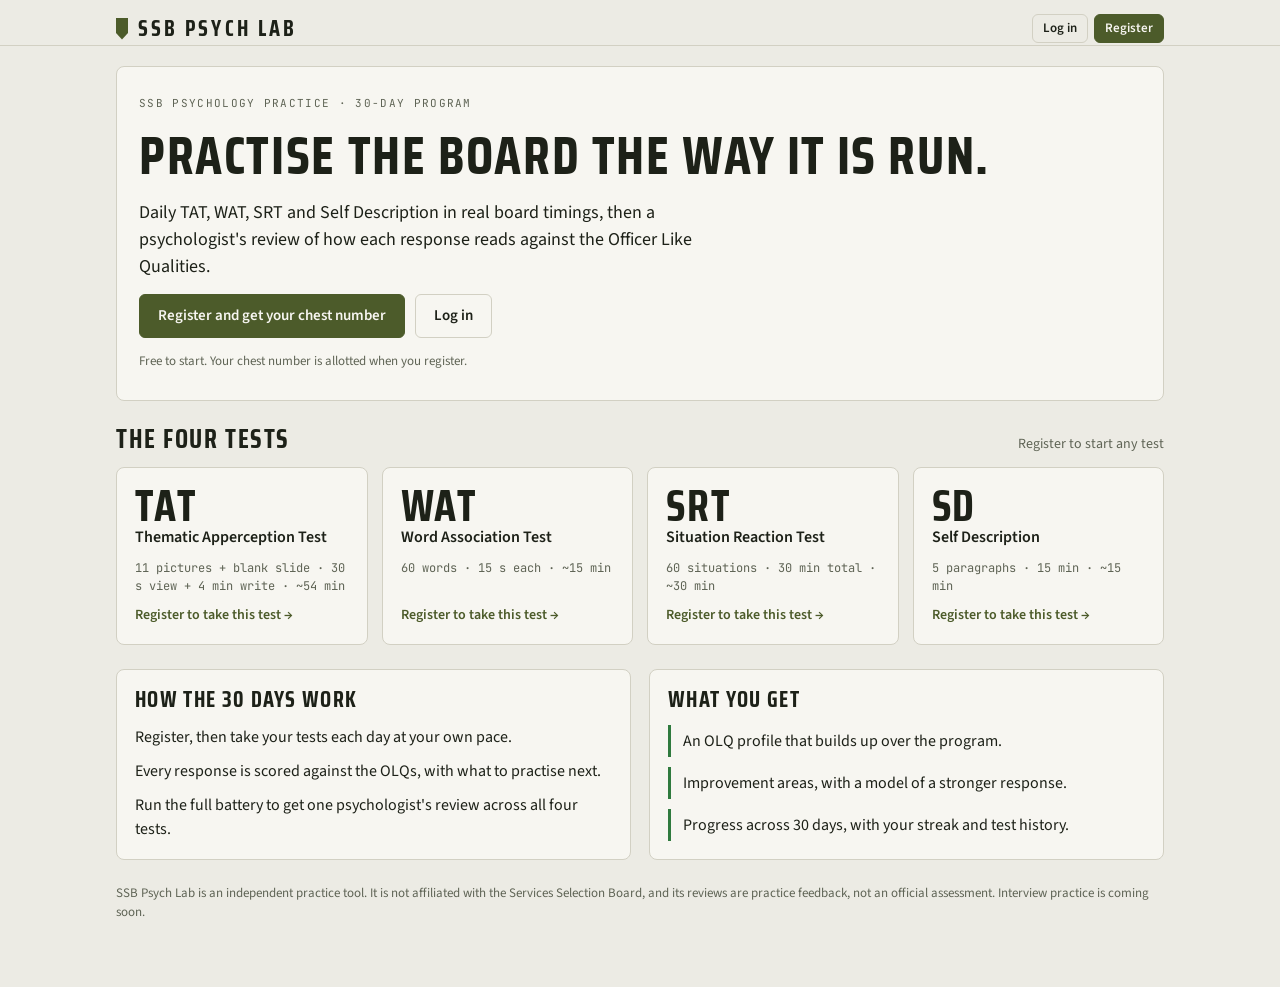
<file: index.html>
<!DOCTYPE html>
<html lang="en">
<head>
<meta charset="utf-8">
<meta name="viewport" content="width=device-width, initial-scale=1">
<title>SSB Psych Lab</title>
<meta name="description" content="Daily SSB psychology practice: TAT, WAT, SRT and SD in real board timings, with an instant OLQ assessment.">
<link rel="preconnect" href="https://fonts.googleapis.com">
<link rel="preconnect" href="https://fonts.gstatic.com" crossorigin>
<link href="https://fonts.googleapis.com/css2?family=Saira+Condensed:wght@500;600;700&family=Source+Sans+3:wght@400;500;600;700&family=JetBrains+Mono:wght@500;700&display=swap" rel="stylesheet">
<link rel="stylesheet" href="css/style.css?v=20261121o">
</head>
<body>
<header class="top">
  <div class="top-in">
    <div class="brandrow">
      <div class="brand"><i aria-hidden="true"></i><span>SSB Psych Lab</span></div>
      <div class="row" style="gap:8px;flex-wrap:nowrap">
        <span class="chest" id="chest">SSB PSYCH PRACTICE</span>
        <span id="guestBtns" class="row" style="gap:6px;flex-wrap:nowrap" hidden>
          <button class="btn quiet" id="guestLoginBtn" style="padding:4px 10px;font-size:13px">Log in</button>
          <button class="btn" id="guestRegBtn" style="padding:4px 10px;font-size:13px">Register</button>
        </span>
        <span id="userBtns" class="row" style="gap:6px;flex-wrap:nowrap" hidden>
          <a class="btn quiet" id="hqBtn" href="admin.html" hidden style="padding:4px 10px;font-size:13px;text-decoration:none">HQ</a>
          <button class="btn quiet" id="feedbackBtn" style="padding:4px 10px;font-size:13px">Feedback</button>
          <button class="btn quiet" id="settingsBtn" style="padding:4px 10px;font-size:13px">Profile</button>
          <button class="btn quiet" id="logoutBtn" style="padding:4px 10px;font-size:13px">Log out</button>
        </span>
      </div>
    </div>
    <nav class="tabs" id="nav" aria-label="Sections" hidden>
      <button class="tab" data-view="today">Today</button>
      <button class="tab" data-view="progress">Progress</button>
      <button class="tab" data-view="interview">Interview<span class="soon">soon</span></button>
    </nav>
  </div>
</header>
<main id="main"></main>
<div id="layer"></div>
<div id="modalLayer"></div>

<!-- content banks (plain scripts so the app works by double-clicking index.html) -->
<script src="data/wat.js?v=20261121o"></script>
<script src="data/srt.js?v=20261121o"></script>
<script src="data/tat.js?v=20261121o"></script>
<script src="js/config.js?v=20261121o"></script>
<script src="js/engine.js?v=20261121o"></script>
<script src="js/store.js?v=20261121o"></script>
<script src="js/app.js?v=20261121o"></script>
</body>
</html>
</file>
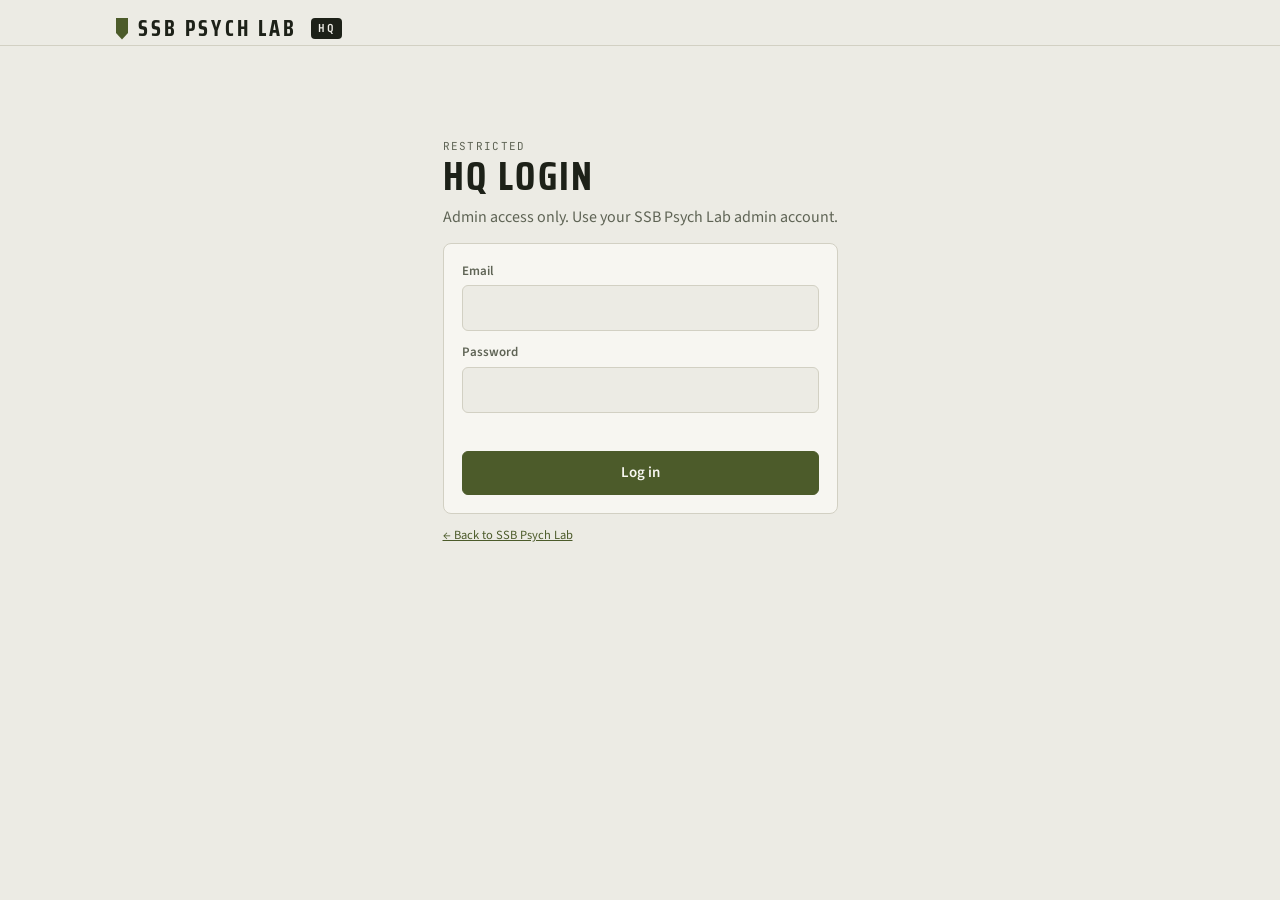
<file: admin.html>
<!DOCTYPE html>
<html lang="en">
<head>
<meta charset="utf-8">
<meta name="viewport" content="width=device-width, initial-scale=1">
<meta name="robots" content="noindex, nofollow">
<title>SSB Psych Lab · HQ</title>
<link rel="preconnect" href="https://fonts.googleapis.com">
<link rel="preconnect" href="https://fonts.gstatic.com" crossorigin>
<link href="https://fonts.googleapis.com/css2?family=Saira+Condensed:wght@500;600;700&family=Source+Sans+3:wght@400;500;600;700&family=JetBrains+Mono:wght@500;700&display=swap" rel="stylesheet">
<link rel="stylesheet" href="css/style.css?v=20261121o">
<link rel="stylesheet" href="css/admin.css?v=20261121o">
</head>
<body class="hq">
<header class="top">
  <div class="top-in">
    <div class="brandrow">
      <div class="brand"><i aria-hidden="true"></i><span>SSB Psych Lab</span><b class="hqtag">HQ</b></div>
      <div class="row" style="gap:8px;flex-wrap:nowrap" id="hqActions" hidden>
        <div class="seg" role="group" aria-label="Date range" id="range">
          <button data-days="7">7d</button><button data-days="30" aria-pressed="true">30d</button><button data-days="90">90d</button>
        </div>
        <button class="btn quiet" id="refresh" style="padding:6px 10px" aria-label="Refresh data">↻</button>
      </div>
    </div>
    <nav class="tabs" id="hqNav" aria-label="Dashboard sections" hidden>
      <button class="tab" data-tab="overview" aria-current="page">Overview</button>
      <button class="tab" data-tab="candidates">Candidates</button>
      <button class="tab" data-tab="feedback">Feedback</button>
    </nav>
  </div>
</header>
<main id="hq" class="hqmain"></main>
<aside id="drawer" class="drawer" aria-hidden="true"></aside>
<div id="scrim" class="scrim" hidden></div>
<div id="tip" class="vtip" role="tooltip"></div>
<div id="modalLayer"></div>

<script src="js/config.js?v=20261121o"></script>
<script src="js/store.js?v=20261121o"></script>
<script src="js/admin.js?v=20261121o"></script>
</body>
</html>
</file>
<file: css/style.css>
/* Layout idea: a selection-board dossier — olive ink on field-grey paper, brass for marks of attention, condensed stencil-like headings, mono timers. */
:root{
  --paper:#ECEBE4;
  --surface:#F7F6F1;
  --ink:#1D2118;
  --muted:#5F6455;
  --line:#D2D0C3;
  --olive:#4C5B2A;
  --olive-soft:#E1E4D3;
  --brass:#9A6E1F;
  --good:#2F7A3E;
  --warn:#A8670E;
  --bad:#B23A2E;
  --display:"Saira Condensed","Arial Narrow",system-ui,sans-serif;
  --body:"Source Sans 3",system-ui,-apple-system,"Segoe UI",sans-serif;
  --mono:"JetBrains Mono",ui-monospace,Menlo,Consolas,monospace;
  color-scheme:light;
}
@media (prefers-color-scheme:dark){
  :root:not([data-theme="light"]){
    --paper:#13160F;--surface:#1B1F16;--ink:#E7E6DA;--muted:#A3A795;--line:#2F3527;
    --olive:#A3B66C;--olive-soft:#262C1C;--brass:#D5A84E;--good:#6CC07D;--warn:#E3A048;--bad:#EE7B6E;
    color-scheme:dark;
  }
}
:root[data-theme="dark"]{
  --paper:#13160F;--surface:#1B1F16;--ink:#E7E6DA;--muted:#A3A795;--line:#2F3527;
  --olive:#A3B66C;--olive-soft:#262C1C;--brass:#D5A84E;--good:#6CC07D;--warn:#E3A048;--bad:#EE7B6E;
  color-scheme:dark;
}
*{box-sizing:border-box}
html,body{margin:0;height:100%}
body{background:var(--paper);color:var(--ink);font-family:var(--body);font-size:16px;line-height:1.5;-webkit-font-smoothing:antialiased}
button,input,textarea,select{font:inherit;color:inherit}
h1,h2,h3{font-family:var(--display);font-weight:700;letter-spacing:.02em;line-height:1.1;margin:0;text-wrap:balance}
.num{font-variant-numeric:tabular-nums}
a{color:var(--olive)}
:focus-visible{outline:2px solid var(--brass);outline-offset:2px}

/* shell */
.top{position:sticky;top:0;z-index:20;background:var(--paper);border-bottom:1px solid var(--line)}
.top-in{max-width:1080px;margin:0 auto;padding:12px 16px 0;display:flex;flex-direction:column;gap:10px}
.brandrow{display:flex;align-items:center;justify-content:space-between;gap:12px}
.brand{white-space:nowrap;font-family:var(--display);font-weight:700;font-size:22px;letter-spacing:.14em;text-transform:uppercase;display:flex;align-items:center;gap:10px}
.brand i{display:inline-block;width:12px;height:22px;background:var(--olive);clip-path:polygon(0 0,100% 0,100% 70%,50% 100%,0 70%)}
.chest{font-family:var(--mono);font-size:12px;color:var(--muted);border:1px solid var(--line);padding:3px 8px;border-radius:4px;white-space:nowrap}
.tabs{display:flex;gap:4px;overflow-x:auto}
.tab{appearance:none;border:0;background:none;padding:8px 12px 10px;font-family:var(--display);font-weight:600;font-size:17px;letter-spacing:.06em;text-transform:uppercase;color:var(--muted);cursor:pointer;border-bottom:3px solid transparent;white-space:nowrap}
.tab[aria-current="page"]{color:var(--ink);border-bottom-color:var(--olive)}
.tab .soon{font-family:var(--body);font-size:11px;letter-spacing:0;text-transform:none;background:var(--olive-soft);color:var(--olive);padding:1px 6px;border-radius:10px;margin-left:4px;vertical-align:2px}
main{max-width:1080px;margin:0 auto;padding:20px 16px 64px;display:flex;flex-direction:column;gap:24px}
.banner{background:var(--olive-soft);border-left:4px solid var(--brass);padding:10px 14px;border-radius:4px;font-size:14px}

/* generic */
.card{background:var(--surface);border:1px solid var(--line);border-radius:8px;padding:18px}
.eyebrow{font-family:var(--mono);font-size:11px;letter-spacing:.12em;text-transform:uppercase;color:var(--muted)}
.muted{color:var(--muted)}
.row{display:flex;gap:12px;align-items:center;flex-wrap:wrap}
.grid{display:grid;gap:14px}
.btn{appearance:none;border:1px solid var(--olive);background:var(--olive);color:var(--surface);padding:10px 18px;border-radius:6px;font-weight:600;cursor:pointer;font-size:15px}
.btn:hover{filter:brightness(1.08)}
.btn:disabled{opacity:.5;cursor:not-allowed}
.btn.ghost{background:transparent;color:var(--olive)}
.btn.quiet{background:transparent;border-color:var(--line);color:var(--ink)}
.btn.danger{background:var(--bad);border-color:var(--bad)}
.pill{display:inline-flex;align-items:center;gap:5px;font-size:12px;font-weight:600;padding:2px 8px;border-radius:20px;border:1px solid currentColor;white-space:nowrap}
.pill.good{color:var(--good)}.pill.warn{color:var(--warn)}.pill.bad{color:var(--bad)}.pill.neutral{color:var(--muted)}
.section-h{display:flex;align-items:baseline;justify-content:space-between;gap:12px;flex-wrap:wrap}
.section-h h2{font-size:26px;text-transform:uppercase;letter-spacing:.06em}

/* today */
.dayhead{display:grid;grid-template-columns:auto 1fr;gap:20px;align-items:center}
.daynum{font-family:var(--display);font-weight:700;font-size:84px;line-height:.85;color:var(--olive)}
.daynum small{display:block;font-size:18px;letter-spacing:.14em;color:var(--muted);font-weight:600;margin-top:6px}
.strip{display:grid;grid-template-columns:repeat(30,1fr);gap:3px;margin-top:10px}
.strip span{height:22px;border-radius:2px;background:var(--line);position:relative}
.strip span.done{background:var(--olive)}
.strip span.part{background:color-mix(in srgb,var(--olive) 45%,var(--line))}
.strip span.today{outline:2px solid var(--brass);outline-offset:1px}
.strip span.future{background:transparent;border:1px dashed var(--line)}
.tests{display:grid;grid-template-columns:repeat(auto-fit,minmax(240px,1fr));gap:14px}
.test{display:flex;flex-direction:column;gap:12px;position:relative;overflow:hidden}
.test .code{font-family:var(--display);font-weight:700;font-size:44px;line-height:.9;letter-spacing:.04em}
.test .tname{font-weight:600}
.test .spec{font-family:var(--mono);font-size:12px;color:var(--muted)}
.test .done-flag{position:absolute;top:14px;right:14px}
.seg{display:flex;border:1px solid var(--line);border-radius:6px;overflow:hidden;width:max-content}
.seg button{appearance:none;border:0;background:transparent;padding:6px 12px;cursor:pointer;font-family:var(--mono);font-size:13px;border-right:1px solid var(--line)}
.seg button:last-child{border-right:0}
.seg button[aria-pressed="true"]{background:var(--olive);color:var(--surface)}
.suggest{font-size:13px;color:var(--brass);font-weight:600}

/* OLQ bars */
.factor{display:flex;flex-direction:column;gap:6px}
.factor h3{font-size:15px;letter-spacing:.1em;text-transform:uppercase;color:var(--muted);font-weight:600}
.olq{display:grid;grid-template-columns:minmax(120px,190px) 1fr 38px;gap:10px;align-items:center;font-size:14px;cursor:default}
.olq .bar{height:10px;background:var(--line);border-radius:0 4px 4px 0;position:relative}
.olq .bar b{position:absolute;inset:0 auto 0 0;background:var(--olive);border-radius:0 4px 4px 0}
.olq .bar em{position:absolute;top:-3px;bottom:-3px;width:2px;background:var(--brass);left:70%}
.olq.focus .name{font-weight:700}
.olq .val{font-family:var(--mono);font-size:13px;text-align:right}
.factors{display:grid;grid-template-columns:repeat(auto-fit,minmax(300px,1fr));gap:18px 28px}

/* test environment */
.env{position:fixed;inset:0;z-index:50;background:var(--paper);display:flex;flex-direction:column}
.env-top{display:flex;align-items:center;justify-content:space-between;gap:12px;padding:10px 16px;border-bottom:1px solid var(--line);background:var(--surface)}
.env-title{font-family:var(--display);font-weight:700;font-size:20px;letter-spacing:.1em;text-transform:uppercase}
.clock{font-family:var(--mono);font-weight:700;font-size:28px;font-variant-numeric:tabular-nums}
.clock.low{color:var(--bad)}
.env-body{flex:1;overflow:auto;padding:20px 16px 40px}
.env-in{max-width:820px;margin:0 auto;display:flex;flex-direction:column;gap:16px}
.progressbar{height:4px;background:var(--line)}
.progressbar b{display:block;height:100%;background:var(--brass);transition:width .25s linear}
.tat-frame{background:#fff;border:1px solid var(--line);border-radius:4px;padding:10px;box-shadow:0 2px 0 var(--line)}
.tat-frame img{display:block;width:100%;height:auto;max-height:70vh;object-fit:contain;background:#111}
.blank-slide{aspect-ratio:4/3;background:#fbfbfa;display:grid;place-items:center;color:#999;font-family:var(--mono);font-size:13px;letter-spacing:.2em}
.word{font-family:var(--display);font-weight:700;font-size:clamp(56px,14vw,120px);text-align:center;letter-spacing:.04em;text-transform:uppercase;line-height:1;padding:28px 0 10px}
.wat-input{width:100%;font-size:20px;padding:14px 16px;border:2px solid var(--line);border-radius:8px;background:var(--surface)}
.wat-input:focus{border-color:var(--olive);outline:none}
textarea.write{width:100%;min-height:260px;resize:vertical;font-size:17px;line-height:1.55;padding:14px 16px;border:2px solid var(--line);border-radius:8px;background:var(--surface)}
textarea.write:focus{border-color:var(--olive);outline:none}
.wc{font-family:var(--mono);font-size:12px;color:var(--muted)}
.situation{font-size:19px;line-height:1.5;font-weight:500}
.instr{display:flex;flex-direction:column;gap:12px}
.instr ol{margin:0;padding-left:20px;display:flex;flex-direction:column;gap:6px}
.phase{font-family:var(--mono);font-size:12px;letter-spacing:.14em;text-transform:uppercase;padding:3px 8px;border-radius:4px;background:var(--olive-soft);color:var(--olive)}
.phase.write{background:color-mix(in srgb,var(--brass) 18%,transparent);color:var(--brass)}

/* report */
.report-head{display:grid;grid-template-columns:auto 1fr;gap:22px;align-items:center}
.ring{width:120px;height:120px;position:relative}
.ring svg{width:100%;height:100%;transform:rotate(-90deg)}
.ring .score{position:absolute;inset:0;display:grid;place-items:center;text-align:center;font-family:var(--display);font-weight:700;font-size:42px;line-height:1}
.ring .score small{display:block;font-size:12px;font-family:var(--mono);color:var(--muted);font-weight:500}
.kpis{display:grid;grid-template-columns:repeat(auto-fit,minmax(140px,1fr));gap:12px}
.kpi{border:1px solid var(--line);border-radius:8px;padding:12px 14px;background:var(--surface)}
.kpi b{display:block;font-family:var(--display);font-size:32px;line-height:1.1;font-variant-numeric:tabular-nums}
.kpi span{font-size:13px;color:var(--muted)}
.list{display:flex;flex-direction:column;gap:10px;margin:0;padding:0;list-style:none}
.imp{border-left:3px solid var(--brass);padding:4px 0 4px 12px}
.imp b{display:block}
.str{border-left:3px solid var(--good);padding:4px 0 4px 12px}
.resp{border-top:1px solid var(--line);padding:12px 0;display:grid;grid-template-columns:34px 1fr;gap:10px}
.resp .idx{font-family:var(--mono);font-size:13px;color:var(--muted);padding-top:2px}
.resp .prompt{font-weight:600}
.resp .ans{margin:4px 0;white-space:pre-wrap}
.resp .ans.empty{color:var(--bad);font-style:italic}
.resp .better{font-size:14px;color:var(--olive);margin-top:4px}
.resp .note{font-size:14px;color:var(--muted)}
.thumb{width:140px;border:1px solid var(--line);border-radius:3px;margin:6px 0}
.filters{display:flex;gap:6px;flex-wrap:wrap}
.chipbtn{appearance:none;border:1px solid var(--line);background:var(--surface);border-radius:20px;padding:4px 12px;font-size:13px;cursor:pointer}
.chipbtn[aria-pressed="true"]{border-color:var(--olive);background:var(--olive-soft);color:var(--olive);font-weight:600}

/* charts */
.chart{position:relative;width:100%}
.chart svg{display:block;width:100%;height:auto;overflow:visible}
.chart text{fill:var(--muted);font-family:var(--mono);font-size:11px}
.chart .grid line{stroke:var(--line);stroke-width:1}
.chart .ln{fill:none;stroke:var(--olive);stroke-width:2;stroke-linejoin:round;stroke-linecap:round}
.chart .area{fill:var(--olive);opacity:.1}
.chart .dot{fill:var(--olive);stroke:var(--surface);stroke-width:2}
.chart .ref{stroke:var(--brass);stroke-dasharray:4 4;stroke-width:1.5}
.tip{position:absolute;pointer-events:none;background:var(--ink);color:var(--paper);font-size:12px;padding:6px 9px;border-radius:5px;white-space:nowrap;transform:translate(-50%,-110%);opacity:0;transition:opacity .1s}
.tip.on{opacity:1}
table.t{width:100%;border-collapse:collapse;font-size:14px}
table.t th{text-align:left;font-weight:600;color:var(--muted);font-size:12px;letter-spacing:.06em;text-transform:uppercase;border-bottom:1px solid var(--line);padding:8px 6px}
table.t td{border-bottom:1px solid var(--line);padding:9px 6px;font-variant-numeric:tabular-nums}
table.t tr.click{cursor:pointer}
table.t tr.click:hover td{background:var(--olive-soft)}
.tablewrap{overflow-x:auto}
.cal{display:grid;grid-template-columns:repeat(auto-fill,minmax(64px,1fr));gap:6px}
.cal div{border:1px solid var(--line);border-radius:6px;padding:6px;min-height:58px;font-size:12px;background:var(--surface)}
.cal div b{font-family:var(--mono);font-size:11px;color:var(--muted);font-weight:500;display:block}
.cal div.on{border-color:var(--olive)}
.cal div.now{outline:2px solid var(--brass)}
.cal .tags{display:flex;gap:2px;flex-wrap:wrap;margin-top:4px}
.cal .tags i{font-style:normal;font-family:var(--mono);font-size:10px;background:var(--olive);color:var(--surface);padding:0 4px;border-radius:3px}

/* dialog */
.modal{position:fixed;inset:0;z-index:80;background:rgba(10,12,8,.55);display:grid;place-items:center;padding:16px}
.modal .card{max-width:440px;width:100%;display:flex;flex-direction:column;gap:14px}
.field{display:flex;flex-direction:column;gap:4px}
.field label{font-size:13px;font-weight:600;color:var(--muted)}
.field input,.field select{padding:10px 12px;border:1px solid var(--line);border-radius:6px;background:var(--paper)}
.loading{display:grid;place-items:center;min-height:50vh;gap:10px;text-align:center}
.spinner{width:28px;height:28px;border:3px solid var(--line);border-top-color:var(--olive);border-radius:50%;animation:spin 1s linear infinite}
@keyframes spin{to{transform:rotate(360deg)}}
@media (prefers-reduced-motion:reduce){.spinner{animation:none}.progressbar b{transition:none}}
.stream{font-family:var(--mono);font-size:12px;color:var(--muted);max-height:120px;overflow:hidden;white-space:pre-wrap;mask-image:linear-gradient(transparent,#000 40%)}
.two{display:grid;grid-template-columns:repeat(auto-fit,minmax(300px,1fr));gap:18px}
@media (max-width:560px){
  .brand{font-size:19px;letter-spacing:.08em}
  .tab{padding:8px 9px 10px;font-size:16px}
  .daynum{font-size:64px}
  .dayhead{gap:14px}
  .olq{grid-template-columns:minmax(110px,1.2fr) 1fr 34px}
  .report-head{grid-template-columns:1fr}
  .ring{width:100px;height:100px}
  .ring .score{font-size:30px}
  .chest{font-size:11px;padding:3px 6px}
  .clock{font-size:22px}
  .strip span{height:16px}
}

/* auth */
.auth{max-width:440px;margin:6vh auto;display:flex;flex-direction:column;gap:16px}
.auth .card{display:flex;flex-direction:column;gap:12px}
.auth h1{font-size:40px;text-transform:uppercase;letter-spacing:.08em}
.err{color:var(--bad);font-size:14px;min-height:1em}
.chestbig{font-family:var(--display);font-size:64px;font-weight:700;color:var(--olive);line-height:1}
img.thumb{width:160px;border:1px solid var(--line);border-radius:3px;margin:6px 0;filter:grayscale(1)}
.linkbtn{appearance:none;background:none;border:0;color:var(--olive);text-decoration:underline;cursor:pointer;padding:0;font-size:14px}

.btn{white-space:nowrap}
body:not(.authed) #chest{display:none}
@media (max-width:440px){body.authed .brand span{display:none}}
[hidden]{display:none !important}

.fbbar{position:fixed;left:50%;bottom:16px;transform:translateX(-50%);z-index:40;width:min(720px,calc(100% - 24px));background:var(--surface);border:1px solid var(--line);border-left:4px solid var(--brass);border-radius:8px;box-shadow:0 8px 24px rgba(0,0,0,.18);padding:12px 14px;display:flex;gap:12px;align-items:center;justify-content:space-between;font-size:14px}
@media (max-width:560px){.fbbar{flex-direction:column;align-items:stretch}.fbbar .row{justify-content:flex-end}}
.fbta{padding:10px 12px;border:1px solid var(--line);border-radius:6px;background:var(--paper);resize:vertical;font-size:15px}
.modal .card{max-height:calc(100vh - 32px);overflow:auto}
@media (max-width:440px){#settingsBtn{display:none}}
body.authed #chest{cursor:pointer}

/* ---------- full battery + Psychologist Review (same theme tokens) ---------- */
.battery,.psy{display:flex;flex-direction:column;gap:14px}
.battery{border:2px solid var(--olive);border-radius:12px}
.psy{border:2px solid var(--brass);border-radius:12px}
.bsteps{display:flex;flex-direction:column}
.bstep{display:flex;align-items:center;gap:12px;position:relative;padding:6px 0}
.bstep b{display:block;font-family:var(--display);font-size:20px;letter-spacing:.04em;line-height:1}
.bstep .muted{font-size:13px}
.bstep .dot{width:28px;height:28px;border-radius:50%;border:1px solid var(--line);background:var(--paper);display:flex;align-items:center;justify-content:center;flex:none;font-family:var(--mono);font-size:10px;font-weight:600}
.bstep.done .dot{background:var(--good);border-color:var(--good);color:var(--surface)}
.bstep.now .dot{border:2px solid var(--olive);background:var(--olive-soft);color:var(--olive)}
.bsteps .bstep+.bstep::before{content:"";position:absolute;left:13px;top:-6px;width:2px;height:12px;background:var(--line)}
.lockbox{display:flex;gap:10px;align-items:flex-start;background:var(--olive-soft);border-radius:8px;padding:10px 12px;color:var(--olive);font-size:14px}
.lockbox svg{flex:none;margin-top:3px}
.indet{height:6px;border-radius:3px;background:var(--line);overflow:hidden;position:relative}
.indet b{position:absolute;top:0;left:-40%;width:40%;height:100%;background:var(--brass);border-radius:3px;animation:indet 1.4s ease-in-out infinite}
@keyframes indet{to{left:100%}}
.quote{font-style:italic;color:var(--muted);background:var(--paper);border-radius:6px;padding:8px 10px;font-size:14px}
.brk{font-family:var(--mono);font-weight:600;font-size:52px;line-height:1.1}
.plan{margin:0;padding-left:22px;display:flex;flex-direction:column;gap:6px}
.kpi.click:hover{background:var(--olive-soft)}
@media (prefers-reduced-motion:reduce){.indet b{animation:none;left:0;width:100%;opacity:.5}}
.battery .spec,.psy .spec,.env .spec{font-family:var(--mono);font-size:12px;color:var(--muted)}

/* home page + visitor pages */
.hero{display:flex;flex-direction:column;gap:14px;padding:28px 22px}
.hero-h{font-size:clamp(34px,6vw,54px);text-transform:uppercase;letter-spacing:.03em}
.lead{margin:0;max-width:62ch;font-size:18px}
.sub{font-size:22px;text-transform:uppercase;letter-spacing:.06em;margin-bottom:12px}
.landing-test{text-align:left;cursor:pointer;font:inherit;color:inherit;display:flex;flex-direction:column;gap:10px}
.landing-test:hover{border-color:var(--olive)}
.linkish{color:var(--olive);font-weight:600;font-size:14px;margin-top:auto}

/* OIR: Today card, booklet (MCQ list), results */
.oircard{display:flex;flex-direction:column;gap:12px}
.oirlist{display:flex;flex-direction:column}
.oirrow{display:flex;justify-content:space-between;align-items:center;gap:12px;padding:10px 0;border-top:1px solid var(--line)}
.oirrow .spec{font-size:12.5px}
.oirbook{display:flex;flex-direction:column;gap:14px;max-width:760px;margin:0 auto;width:100%}
.oirq{border:1px solid var(--line);border-radius:8px;background:var(--surface);padding:14px;margin:0;min-width:0}
.oirq legend{display:flex;gap:10px;align-items:flex-start;padding:0;font-size:16px;line-height:1.4;float:left;width:100%;margin-bottom:10px}
.oirq legend+*{clear:both}
.qn{flex:none;min-width:28px;height:28px;padding:0 4px;border-radius:6px;background:var(--olive);color:var(--surface);display:grid;place-items:center;font-family:var(--mono);font-size:13px;font-weight:700}
.oirimg{display:block;max-width:100%;max-height:260px;margin:0 0 10px;border:1px solid var(--line);border-radius:6px;background:#fff;clear:both}
.oiropts{display:grid;grid-template-columns:repeat(auto-fit,minmax(150px,1fr));gap:8px;clear:both}
.oiropts.imgs{grid-template-columns:repeat(auto-fit,minmax(110px,1fr))}
.oiropt{display:flex;align-items:center;gap:10px;min-height:44px;padding:8px 10px;border:1.5px solid var(--line);border-radius:8px;background:var(--bg);color:var(--ink);font:inherit;font-size:15px;text-align:left;cursor:pointer}
.oiropt img{max-width:100%;max-height:90px;background:#fff;border-radius:4px}
.oiropt .ol{flex:none;width:24px;height:24px;border-radius:50%;border:1.5px solid var(--muted);display:grid;place-items:center;font-family:var(--mono);font-size:12px;font-weight:700}
.oiropt:hover{border-color:var(--olive)}
.oiropt.on{border-color:var(--olive);background:color-mix(in srgb,var(--olive) 12%,var(--surface))}
.oiropt.on .ol{background:var(--olive);border-color:var(--olive);color:var(--surface)}
.oirsubmit{position:sticky;bottom:0;display:flex;justify-content:space-between;align-items:center;gap:12px;padding:12px 14px;background:var(--surface);border:1px solid var(--line);border-radius:8px;box-shadow:0 -6px 18px rgba(0,0,0,.06)}
.oirhero{display:flex;flex-direction:column;gap:16px}
.oirrate{display:flex;align-items:center;gap:18px;flex-wrap:wrap}
.oirbig{font-family:var(--display);font-size:clamp(48px,9vw,72px);font-weight:700;line-height:.9;letter-spacing:.02em;color:var(--olive)}
.oirbig.good{color:var(--good)}.oirbig.warn{color:var(--warn)}.oirbig.bad{color:var(--bad)}.oirbig.neutral{color:var(--olive)}
.oirlabel{font-family:var(--display);font-size:26px;font-weight:700;text-transform:uppercase;letter-spacing:.04em}
.oirbks{display:grid;grid-template-columns:repeat(auto-fit,minmax(240px,1fr));gap:14px}
.oirbk{display:flex;flex-direction:column;gap:6px}
.oirbk .bar{height:10px;background:var(--line);border-radius:5px;overflow:hidden}
.oirbk .bar b{display:block;height:100%;background:var(--olive)}
.oirbk .spec{font-size:12.5px}
.oirscale tr.you td{background:color-mix(in srgb,var(--olive) 12%,var(--surface));font-weight:700}
.oirrvs{display:flex;flex-direction:column;gap:12px}
.oirrv{border:1px solid var(--line);border-left:4px solid var(--bad);border-radius:8px;padding:12px;display:flex;flex-direction:column;gap:8px}
.oirrv.ok{border-left-color:var(--good)}.oirrv.skip{border-left-color:var(--muted)}
.oirrv .qtext{font-size:15.5px}
.oiropts.rv .oiropt{cursor:default}
.oiropt.right{border-color:var(--good);background:color-mix(in srgb,var(--good) 10%,var(--surface))}
.oiropt.right .ol{background:var(--good);border-color:var(--good);color:#fff}
.oiropt.wrongpick{border-color:var(--bad);background:color-mix(in srgb,var(--bad) 8%,var(--surface))}
.oiropt .tag{margin-left:auto;font-size:11px;font-family:var(--mono);text-transform:uppercase;letter-spacing:.06em;color:var(--muted)}
.expl{margin:0;font-size:14px;color:var(--muted)}
@media (max-width:520px){.oirrow{flex-wrap:wrap}.oiropts{grid-template-columns:1fr 1fr}.oirsubmit .btn{flex:1}}
.oirimg{width:auto;max-width:min(100%,360px);max-height:220px}
.oiropt{flex-wrap:wrap;min-width:0}
.oiropts.imgs .oiropt img{max-height:70px}
.oiropts.imgs .oiropt .tag{flex-basis:100%;margin-left:0}
.oirimg{align-self:flex-start;object-fit:contain;height:auto}
</file>
<file: css/admin.css>
/* SSB Psych Lab · HQ — admin dashboard (builds on style.css tokens) */
:root{
  --s1:#2a78d6;--s2:#eb6834;--s3:#1baf7a;--s4:#eda100;   /* TAT · WAT · SRT · SD (validated categorical order) */
  --grid:#e2e0d6;--chart-surface:#fcfcfb;
}
@media (prefers-color-scheme:dark){:root:not([data-theme="light"]){--s1:#3987e5;--s2:#d95926;--s3:#199e70;--s4:#c98500;--grid:#2c3224;--chart-surface:#1a1d15}}
:root[data-theme="dark"]{--s1:#3987e5;--s2:#d95926;--s3:#199e70;--s4:#c98500;--grid:#2c3224;--chart-surface:#1a1d15}

body.hq{background:var(--paper)}
.hqtag{font-family:var(--mono);font-size:11px;letter-spacing:.14em;background:var(--ink);color:var(--paper);padding:2px 7px;border-radius:4px;margin-left:4px}
.hqmain{max-width:1280px;margin:0 auto;padding:20px 16px 80px;display:flex;flex-direction:column;gap:18px}
.hqgrid{display:grid;gap:16px;grid-template-columns:repeat(12,1fr)}
.span-12{grid-column:span 12}.span-8{grid-column:span 8}.span-7{grid-column:span 7}.span-6{grid-column:span 6}.span-5{grid-column:span 5}.span-4{grid-column:span 4}.span-3{grid-column:span 3}
@media (max-width:1100px){.span-8,.span-7,.span-5{grid-column:span 12}.span-4{grid-column:span 6}.span-3{grid-column:span 6}}
@media (max-width:680px){.span-6,.span-4,.span-3{grid-column:span 12}}

.panel{background:var(--surface);border:1px solid var(--line);border-radius:10px;padding:16px 18px;display:flex;flex-direction:column;gap:10px;min-width:0;animation:rise .45s ease both}
.panel h3{font-family:var(--display);font-size:18px;letter-spacing:.06em;text-transform:uppercase;margin:0;font-weight:700}
.panel .sub{font-size:13px;color:var(--muted);margin-top:-4px}
.panel-h{display:flex;justify-content:space-between;align-items:baseline;gap:10px;flex-wrap:wrap}
@keyframes rise{from{opacity:.0;transform:translateY(6px)}to{opacity:1;transform:none}}
@media (prefers-reduced-motion:reduce){.panel{animation:none}}

/* KPI tiles */
.tiles{display:grid;grid-template-columns:repeat(auto-fit,minmax(170px,1fr));gap:12px}
.tile{background:var(--surface);border:1px solid var(--line);border-radius:10px;padding:14px 16px 10px;display:flex;flex-direction:column;gap:2px;position:relative;overflow:hidden;animation:rise .4s ease both}
.tile .lbl{font-size:12px;color:var(--muted);letter-spacing:.04em;text-transform:uppercase;font-weight:600}
.tile .val{font-family:var(--display);font-size:38px;font-weight:700;line-height:1.05;font-variant-numeric:tabular-nums}
.tile .meta{font-size:12.5px;color:var(--muted)}
.tile .meta b{color:var(--good)}
.tile svg.spark{position:absolute;right:12px;top:12px;width:72px;height:26px;opacity:.95}
.tile.accent{border-top:3px solid var(--olive)}

/* charts */
.viz{position:relative;width:100%}
.viz svg{display:block;width:100%;height:auto;overflow:visible}
.viz text{font-family:var(--mono);font-size:11px;fill:var(--muted)}
.viz .gl{stroke:var(--grid);stroke-width:1}
.viz .axis{stroke:var(--line)}
.viz .hit{fill:transparent;cursor:pointer}
.legend{display:flex;flex-wrap:wrap;gap:6px 14px;font-size:13px}
.legend span{display:inline-flex;align-items:center;gap:6px}
.legend i{width:10px;height:10px;border-radius:3px;display:inline-block}
.donutwrap{display:grid;grid-template-columns:minmax(120px,170px) 1fr;gap:14px;align-items:center}
@media (max-width:420px){.donutwrap{grid-template-columns:1fr}}
.dlist{display:flex;flex-direction:column;gap:6px;font-size:13.5px}
.dlist div{display:grid;grid-template-columns:12px 1fr auto auto;gap:8px;align-items:center}
.dlist i{width:10px;height:10px;border-radius:3px}
.dlist .n{font-family:var(--mono);font-variant-numeric:tabular-nums}
.dlist .p{font-family:var(--mono);color:var(--muted);font-size:12px;min-width:38px;text-align:right}
.vtip{position:fixed;z-index:120;pointer-events:none;background:var(--ink);color:var(--paper);font-size:12.5px;padding:7px 10px;border-radius:6px;opacity:0;transform:translate(-50%,calc(-100% - 12px));transition:opacity .12s;white-space:nowrap;box-shadow:0 6px 18px rgba(0,0,0,.2)}
.vtip.on{opacity:1}
.vtip b{font-variant-numeric:tabular-nums}
.empty{color:var(--muted);font-size:14px;padding:18px 0;text-align:center}

/* funnel */
.funnel{display:flex;flex-direction:column;gap:8px}
.frow{display:grid;grid-template-columns:150px 1fr 70px;gap:10px;align-items:center;font-size:13.5px}
.fbar{height:24px;background:var(--olive-soft);border-radius:0 6px 6px 0;position:relative}
.fbar b{position:absolute;inset:0 auto 0 0;background:var(--olive);border-radius:0 6px 6px 0;transition:width .7s cubic-bezier(.2,.7,.2,1)}
.frow .fn{font-family:var(--mono);text-align:right;font-variant-numeric:tabular-nums}
.frow .fp{color:var(--muted);font-size:11px;font-family:var(--mono)}
@media (max-width:520px){.frow{grid-template-columns:110px 1fr 56px}}

/* heatmap */
.heat{display:grid;grid-template-columns:30px repeat(24,minmax(0,1fr));gap:2px;font-family:var(--mono);font-size:10px;color:var(--muted)}
.heat div.c{aspect-ratio:1;border-radius:2px;background:var(--grid)}
.heat .hl{display:flex;align-items:center}
.heat .hh{text-align:center}

/* candidates */
.toolbar{display:flex;gap:10px;flex-wrap:wrap;align-items:center}
.search{flex:1;min-width:200px;padding:10px 12px;border:1px solid var(--line);border-radius:8px;background:var(--surface)}
.ctable{width:100%;border-collapse:separate;border-spacing:0;font-size:14px}
.ctable th{position:sticky;top:0;background:var(--surface);text-align:left;font-size:11.5px;letter-spacing:.06em;text-transform:uppercase;color:var(--muted);font-weight:600;padding:10px 8px;border-bottom:1px solid var(--line);cursor:pointer;user-select:none;white-space:nowrap}
.ctable th[aria-sort="ascending"]::after{content:" ▲"}.ctable th[aria-sort="descending"]::after{content:" ▼"}
.ctable td{padding:10px 8px;border-bottom:1px solid var(--line);font-variant-numeric:tabular-nums;vertical-align:middle}
.ctable tr.crow{cursor:pointer;transition:background .12s}
.ctable tr.crow:hover td,.ctable tr.crow:focus-visible td{background:var(--olive-soft)}
.who{display:flex;align-items:center;gap:10px;min-width:180px}
.av{width:34px;height:34px;border-radius:50%;display:grid;place-items:center;font-family:var(--display);font-weight:700;color:#fff;font-size:15px;flex:none}
.who small{display:block;color:var(--muted);font-size:12px}
.mix{display:flex;height:8px;width:110px;border-radius:4px;overflow:hidden;background:var(--grid)}
.mix i{display:block;height:100%}
.chip{font-family:var(--mono);font-size:11px;padding:2px 8px;border-radius:12px;background:var(--olive-soft);color:var(--olive);white-space:nowrap}
.dot{display:inline-block;width:8px;height:8px;border-radius:50%;margin-right:6px;vertical-align:1px}
.tablewrap{overflow-x:auto;max-height:70vh;overflow-y:auto;border-radius:8px}

/* drawer */
.drawer{position:fixed;top:0;right:0;bottom:0;width:min(760px,100%);background:var(--paper);z-index:90;transform:translateX(102%);transition:transform .32s cubic-bezier(.2,.7,.2,1);overflow-y:auto;box-shadow:-12px 0 32px rgba(0,0,0,.18);border-left:1px solid var(--line)}
.drawer.open{transform:none}
.scrim{position:fixed;inset:0;background:rgba(10,12,8,.4);z-index:80;animation:fade .2s ease}
@keyframes fade{from{opacity:0}}
.dh{position:sticky;top:0;background:var(--paper);border-bottom:1px solid var(--line);padding:14px 18px;display:flex;gap:14px;align-items:center;z-index:2}
.dh .av{width:48px;height:48px;font-size:20px}
.dh h2{font-size:26px;margin:0}
.db{padding:16px 18px 40px;display:flex;flex-direction:column;gap:14px}
.fbcard{border-left:3px solid var(--brass);padding:6px 0 6px 12px;display:flex;flex-direction:column;gap:3px;font-size:14px}
.fbcard .h{display:flex;gap:8px;align-items:center;flex-wrap:wrap;font-size:13px;color:var(--muted)}
.stars{color:var(--brass);letter-spacing:1px}
.loginbox{max-width:420px;margin:8vh auto}
.note{font-size:12.5px;color:var(--muted)}
.updated{font-family:var(--mono);font-size:11px;color:var(--muted)}
.drawer .frow{grid-template-columns:120px 1fr 40px}
.tile .val small{font-weight:600}
body.hq{overflow-x:hidden}
.donutwrap .viz svg{max-width:180px;margin:0 auto}
@media (max-width:560px){
  .hq .brand span{display:none}
  .tile svg.spark{display:none}
  .tile .val{font-size:32px}
  .hqmain{padding:14px 12px 60px}
  .panel{padding:14px}
}
@media (max-width:420px){.donutwrap{grid-template-columns:1fr}.donutwrap .viz svg{max-width:150px}}
html:has(body.hq){overflow-x:hidden}
.drawer{visibility:hidden;transition:transform .32s cubic-bezier(.2,.7,.2,1),visibility 0s linear .32s}
.drawer.open{visibility:visible;transition:transform .32s cubic-bezier(.2,.7,.2,1),visibility 0s}
@media (max-width:560px){#range button{padding:6px 9px;font-size:12px}#refresh{padding:5px 9px}}
@media (max-width:560px){.heat{gap:1px;font-size:9px}}

/* payments tab */
.tab .badge{display:inline-grid;place-items:center;min-width:18px;height:18px;padding:0 5px;margin-left:4px;border-radius:9px;background:var(--brass);color:#fff;font-size:11px;font-weight:700;vertical-align:1px}
.paycl{display:flex;justify-content:space-between;gap:14px;flex-wrap:wrap;align-items:center;padding:12px 0;border-bottom:1px solid var(--line)}
.paycl-main{display:flex;flex-direction:column;gap:6px;min-width:0}
.paycl-utr{display:flex;align-items:center;gap:8px;flex-wrap:wrap;font-size:14px}
.paycl-utr .lbl{font-size:11.5px;letter-spacing:.06em;text-transform:uppercase;color:var(--muted);font-weight:600}
.paycl-utr .mono,.t .mono{font-family:var(--mono);letter-spacing:.06em}
.paycl-utr .mono{font-size:17px;font-weight:600}
.paycl-act{display:flex;gap:8px;align-items:center;flex-wrap:wrap}
.paycl-act input.sm{min-width:220px;padding:6px 10px;font-size:13px;border:1px solid var(--line);border-radius:6px;background:var(--surface);color:var(--ink);font:inherit}
.btn.sm{padding:5px 12px;font-size:13px}
@media (max-width:640px){.paycl-act{width:100%}.paycl-act input.sm{flex:1;min-width:0}}
</file>
